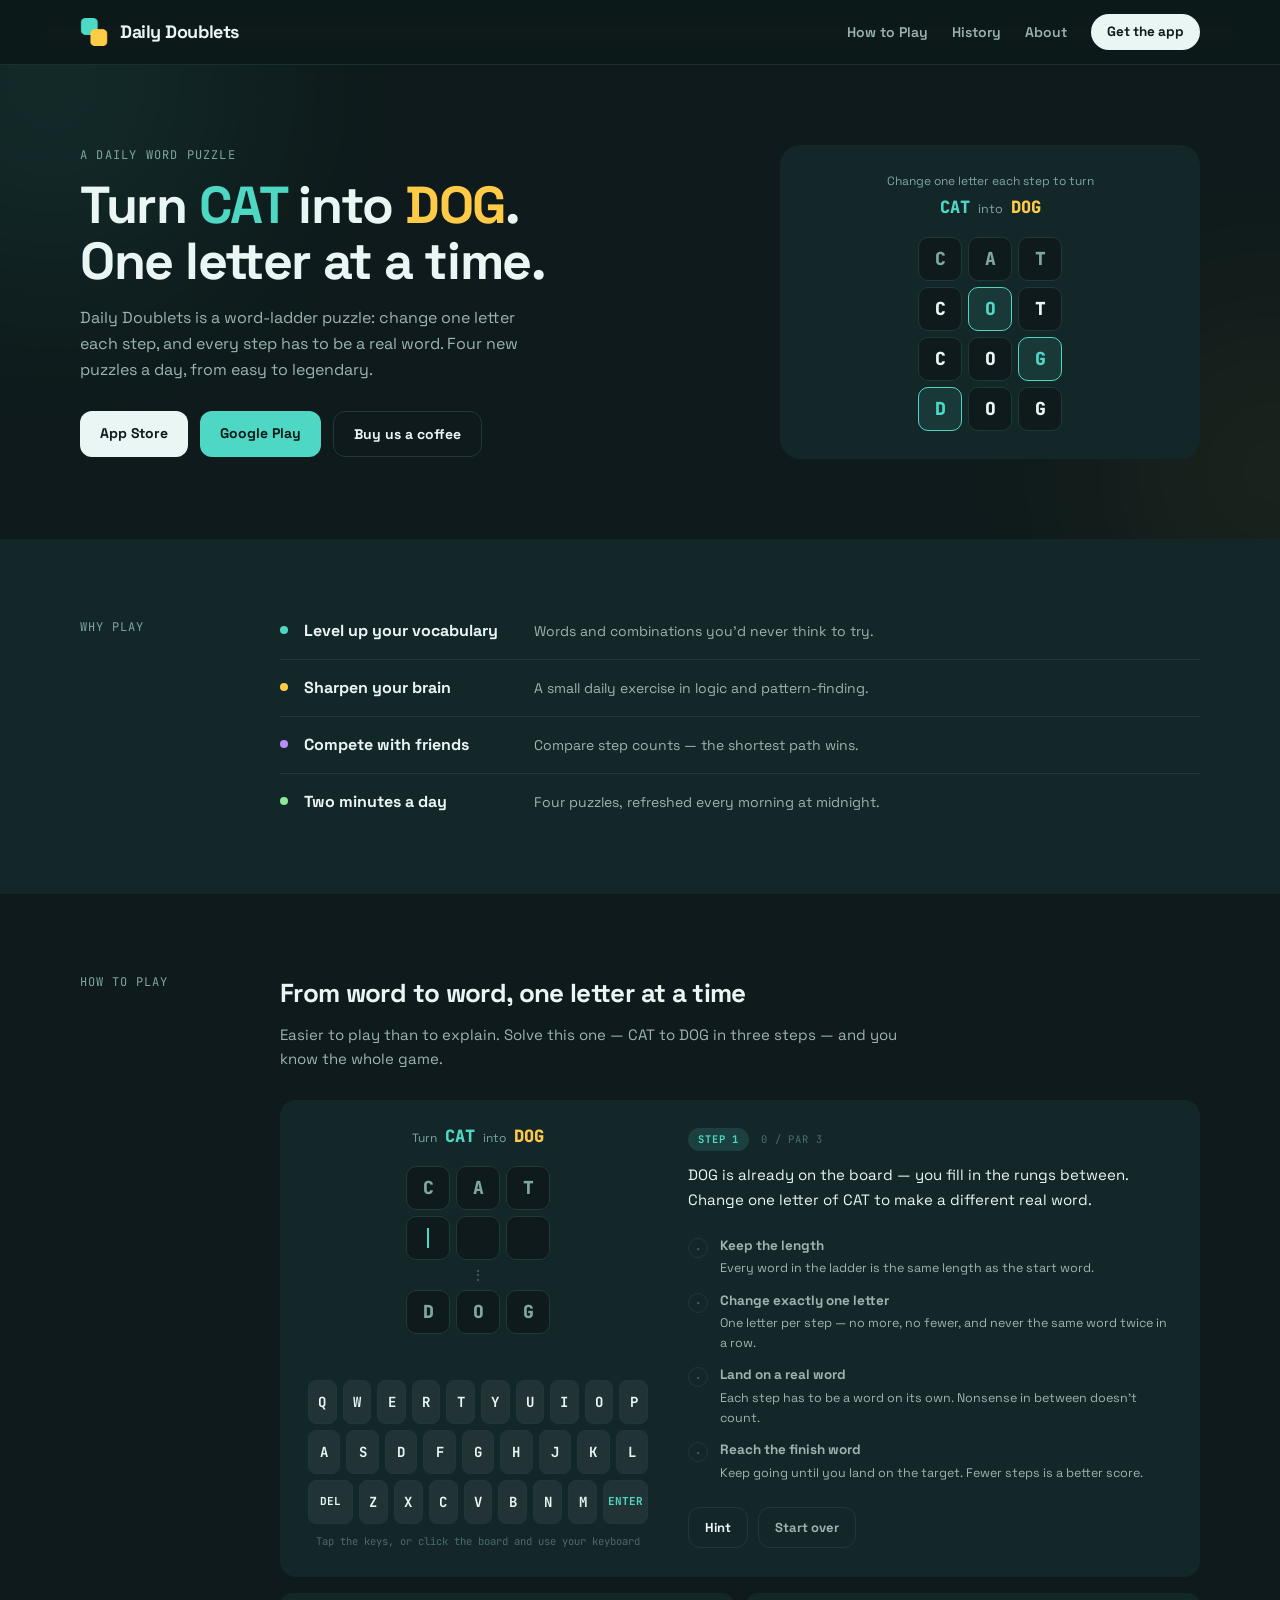
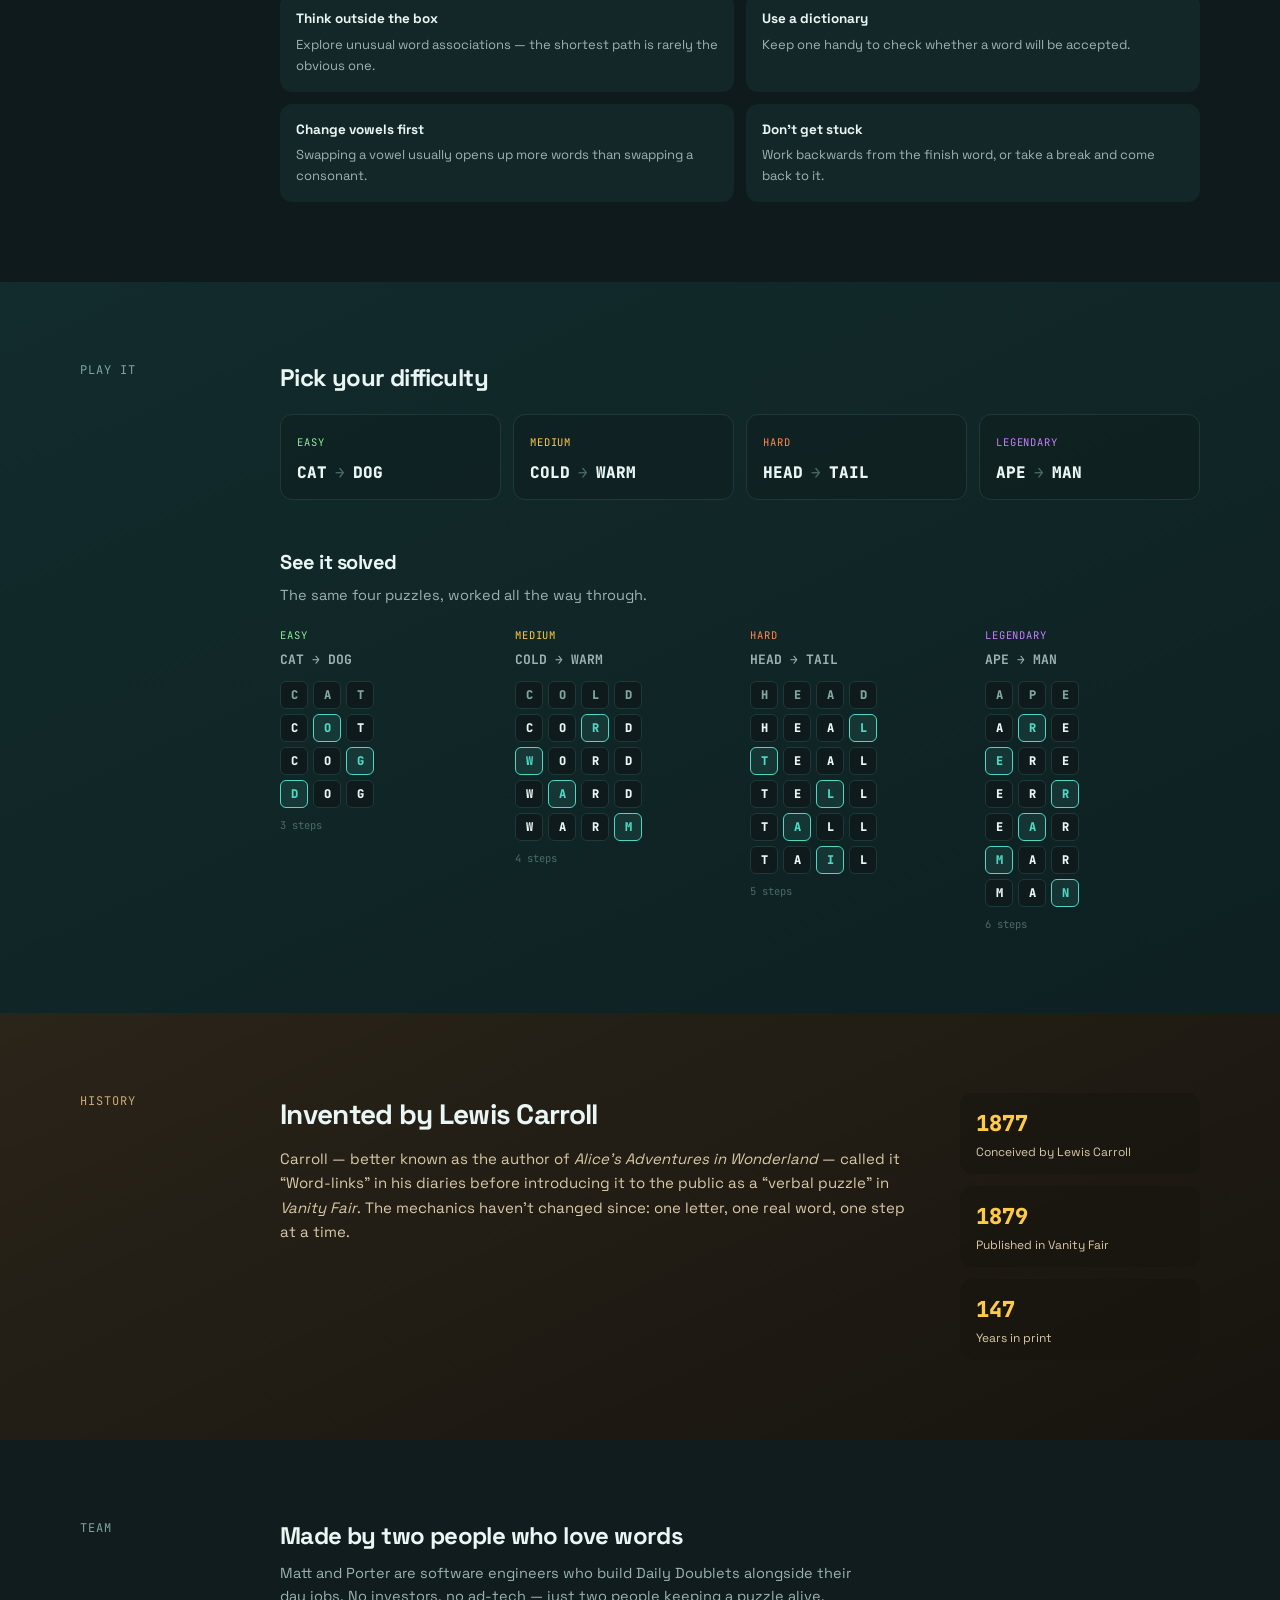
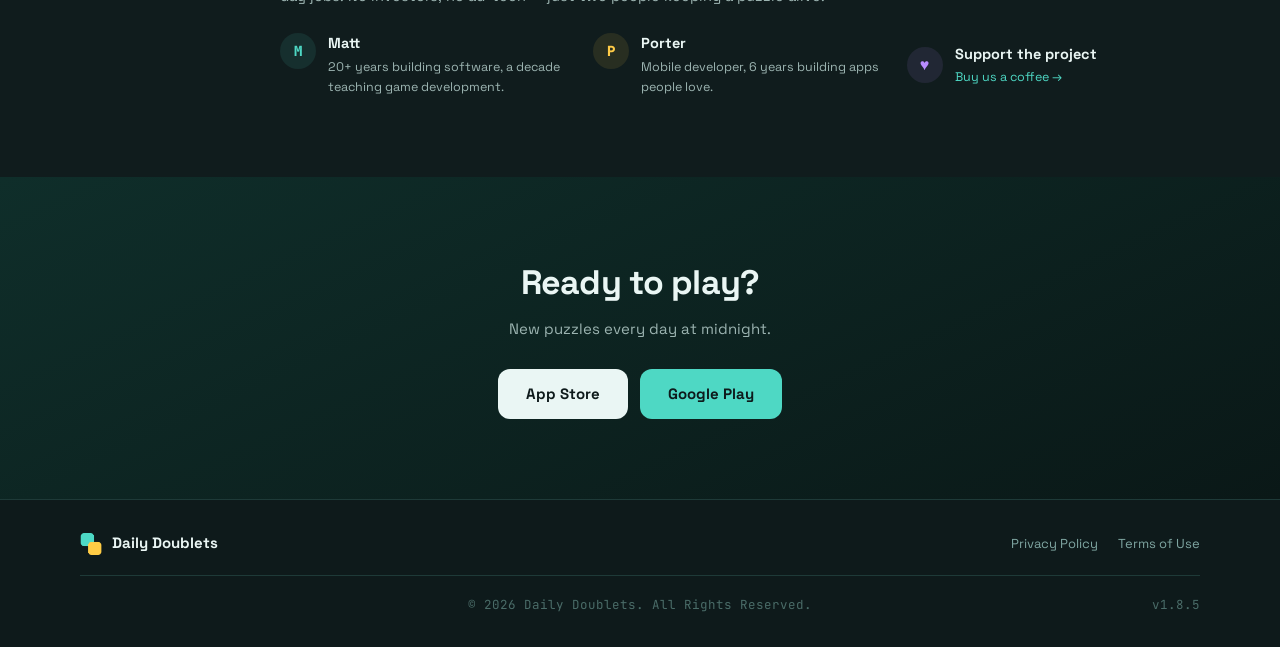
<file: index.html>
<!DOCTYPE html>
<html lang="en" class="bg-[#0E1A1B]">
  <head>
    <meta charset="UTF-8">
    <meta name="viewport" content="width=device-width, initial-scale=1.0">
    <meta name="theme-color" content="#0E1A1B">
    <meta name="description" content="Daily Doublets is a daily word-ladder puzzle: change one letter each step, and every step has to be a real word. Four new puzzles a day, from easy to legendary.">
    <meta name="author" content="Manley Studios LLC">
    <meta name="keywords" content="doublets, daily doublets, word game, word ladder, word links, word puzzle, brain games, Lewis Carroll">

    <meta property="og:type" content="website">
    <meta property="og:title" content="Daily Doublets — one letter at a time">
    <meta property="og:description" content="A daily word-ladder puzzle. Change one letter each step, and every step has to be a real word.">
    <meta property="og:url" content="https://www.doublets.fun">
    <meta name="twitter:card" content="summary">

    <link rel="icon" href="/favicon/favicon.ico">
    <!-- Modern browsers look for the sharp SVG first -->
    <link rel="icon" href="/favicon/favicon.svg" type="image/x-icon">

    <!-- Legacy fallback and Apple/Android icons from your ZIP bundle -->
    <link rel="icon" type="image/png" sizes="32x32" href="/favicon/favicon-32x32.png">
    <link rel="icon" type="image/png" sizes="16x16" href="/favicon/favicon-16x16.png">
    <link rel="apple-touch-icon" sizes="180x180" href="/favicon/apple-touch-icon.png">
    <link rel="manifest" href="/favicon/site.webmanifest">

    <link rel="preconnect" href="https://fonts.googleapis.com">
    <link rel="preconnect" href="https://fonts.gstatic.com" crossorigin>
    <link href="https://fonts.googleapis.com/css2?family=Space+Grotesk:wght@400;500;600;700&family=JetBrains+Mono:wght@500;700;800&display=swap" rel="stylesheet">

    <title>Daily Doublets</title>
    <script type="module" crossorigin src="/assets/index-Cm9VSm7t.js"></script>
    <link rel="stylesheet" crossorigin href="/assets/index-DbhtiZiF.css">
  </head>
  <body>
    <div id="app"></div>
  </body>
</html>
</file>
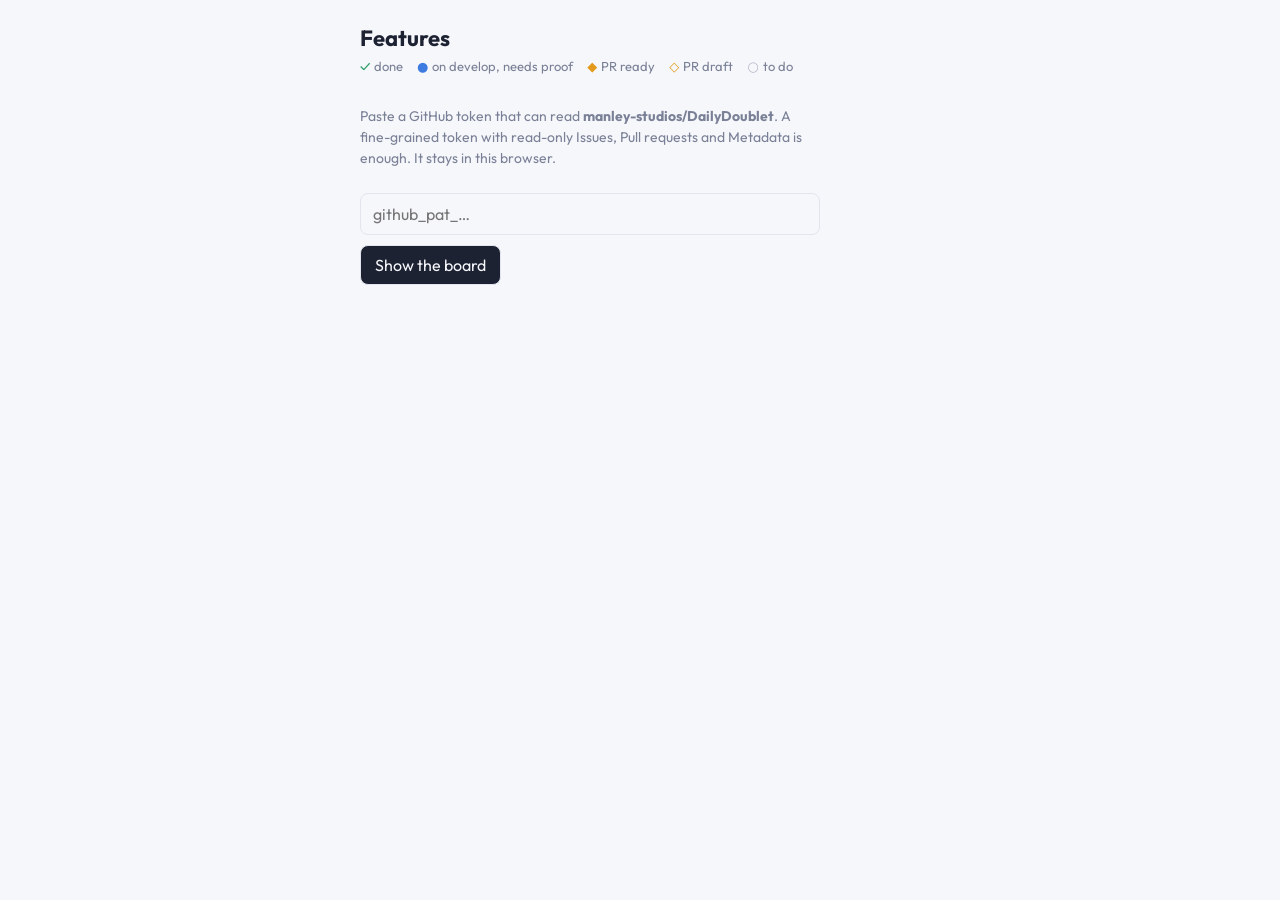
<file: board-38e8729c/index.html>
<!doctype html>
<html lang="en">
<head>
<meta charset="utf-8">
<meta name="viewport" content="width=device-width,initial-scale=1">
<meta name="robots" content="noindex,nofollow">
<meta name="referrer" content="no-referrer">
<title>Doublets Feature Board</title>
<link rel="stylesheet" href="https://fonts.googleapis.com/css2?family=Outfit:wght@500;700&family=JetBrains+Mono:wght@500&display=swap">
<style>
[hidden]{display:none!important}
html,body{margin:0}
/* One column of features, each a row of symbols (one per sub-issue) */
:root{--bg:#f6f7fb;--fg:#1d2233;--mute:#7a8197;--line:#e2e5ee;--done:#2f9e6a;--landed:#3d7be0;--pr:#e39a1c;--todo:#b4b9c8;--font:"Outfit",system-ui,sans-serif;--mono:"JetBrains Mono",ui-monospace,monospace}
@media (prefers-color-scheme:dark){:root:not([data-theme="light"]){--bg:#141722;--fg:#e8eaf2;--mute:#8a90a6;--line:#262b3a;--done:#4cc48b;--landed:#6a9cf0;--pr:#f0b44a;--todo:#4a5068;color-scheme:dark}}
:root[data-theme="dark"]{--bg:#141722;--fg:#e8eaf2;--mute:#8a90a6;--line:#262b3a;--done:#4cc48b;--landed:#6a9cf0;--pr:#f0b44a;--todo:#4a5068;color-scheme:dark}
body{background:var(--bg);color:var(--fg);font-family:var(--font);padding-left:max(16px,env(safe-area-inset-left,0px));padding-right:max(16px,env(safe-area-inset-right,0px));padding-block:24px 40px}
main{max-width:560px;margin:0 auto}
h1{font-size:22px;font-weight:700;margin:0 0 6px}
.key{display:flex;flex-wrap:wrap;gap:14px;color:var(--mute);font-size:13px;margin-bottom:8px}
.key b{font-weight:500;margin-right:4px}
h2{font-size:12px;letter-spacing:.12em;text-transform:uppercase;color:var(--mute);margin:26px 0 6px;font-weight:500}
.row{display:flex;flex-direction:column;gap:6px;padding:12px 0;border-bottom:1px solid var(--line)}.h{display:flex;justify-content:space-between;align-items:baseline;gap:12px}.x{color:var(--mute);font-size:13px}.chips{display:flex;flex-wrap:wrap;gap:5px}.chip{display:inline-flex;align-items:center;gap:4px;padding:2px 8px 2px 6px;border:1px solid var(--line);border-radius:999px;font-size:12px;color:var(--fg);text-decoration:none}.chip i{font-style:normal;font-size:13px}.chip.done{color:var(--mute)}.chip:focus-visible{outline:2px solid var(--landed)}
.n a,.n span{color:var(--fg);text-decoration:none;font-size:15px;font-weight:500}
.n a:hover{text-decoration:underline}
.dots{display:flex;flex-wrap:wrap;gap:4px;min-width:0}
.d,.wait{display:inline-grid;place-items:center;width:22px;height:22px;font-size:15px;text-decoration:none;border-radius:6px}
.d:focus-visible{outline:2px solid var(--landed)}
.done{color:var(--done)}.landed{color:var(--landed)}.pr,.building,.ready,.draft{color:var(--pr)}.todo{color:var(--todo)}.draft{color:var(--pr)}
.wait{color:var(--pr);font-weight:700}
.c{font-family:var(--mono);font-size:12px;color:var(--mute);font-variant-numeric:tabular-nums}

form{display:flex;flex-direction:column;gap:10px;margin:18px 0;max-width:460px}
input{font:inherit;padding:10px 12px;border:1px solid var(--line);border-radius:8px;background:transparent;color:var(--fg)}
button{font:inherit;padding:9px 14px;border-radius:8px;border:1px solid var(--line);background:var(--fg);color:var(--bg);cursor:pointer;align-self:flex-start}
button.ghost{background:transparent;color:var(--mute);padding:4px 0;border:0;text-decoration:underline}
.msg{color:var(--mute);font-size:14px;line-height:1.5}
.err{color:#d0453a}
</style>
</head>
<body>
<!--
  The feature board. Unlisted (not linked from the site, noindex) and holds no project data:
  everything is read live from GitHub in the viewer's browser, with a read-only token the viewer
  pastes once and that stays in this browser's localStorage. Without a token for the private
  repository it shows nothing.

  Grouping is automatic, from what GitHub already says:
    In flight    a sub-issue has an open PR, or is on develop awaiting proof (needs-tracking-pass)
    Started      some sub-issues are closed
    Not started  the rest
  A feature is any open issue typed Feature or with sub-issues; it drops off when it closes.
  Open issues with no parent and no sub-issues are Standalone.
-->
<main>
  <h1>Features</h1>
  <div class="key"><span><b class="done">✓</b>done</span><span><b class="landed">●</b>on develop, needs proof</span><span><b class="ready">◆</b>PR ready</span><span><b class="draft">◇</b>PR draft</span><span><b class="todo">○</b>to do</span></div>
  <form id="auth" hidden>
    <p class="msg">Paste a GitHub token that can read <b>manley-studios/DailyDoublet</b>. A fine-grained token with read-only Issues, Pull requests and Metadata is enough. It stays in this browser.</p>
    <input id="token" type="password" autocomplete="off" placeholder="github_pat_…" aria-label="GitHub token">
    <button type="submit">Show the board</button>
  </form>
  <p id="status" class="msg">Loading…</p>
  <div id="board"></div>
  <p class="x" id="foot" hidden></p>
</main>
<script>
const OWNER = 'manley-studios', REPO = 'DailyDoublet', API = `https://api.github.com/repos/${OWNER}/${REPO}`
const KEY = 'doublets-board-token'
const $ = id => document.getElementById(id)
const esc = s => String(s).replace(/[&<>"']/g, c => ({'&':'&amp;','<':'&lt;','>':'&gt;','"':'&quot;',"'":'&#39;'}[c]))
const store = { get() { try { return localStorage.getItem(KEY) } catch { return null } },
                set(v) { try { v ? localStorage.setItem(KEY, v) : localStorage.removeItem(KEY) } catch {} } }

async function gh(path, token) {
  const r = await fetch(path.startsWith('http') ? path : API + path, {
    headers: { Authorization: `Bearer ${token}`, Accept: 'application/vnd.github+json', 'X-GitHub-Api-Version': '2022-11-28' } })
  if (r.status === 401 || r.status === 403 || r.status === 404) throw Object.assign(new Error('auth'), { status: r.status })
  if (!r.ok) throw new Error(`GitHub answered ${r.status}`)
  return r.json()
}
async function pages(path, token) {
  const out = []
  for (let p = 1; ; p++) {
    const r = await gh(`${path}${path.includes('?') ? '&' : '?'}per_page=100&page=${p}`, token)
    out.push(...r); if (r.length < 100) return out
  }
}

const SYM = { done: '✓', landed: '●', ready: '◆', draft: '◇', todo: '○' }
const labels = i => i.labels.map(l => l.name)
function shortTitle(t, n = 34) { t = t.replace(/^[^\w#]+/u, '').split(' — ')[0]; return t.length <= n ? t : t.slice(0, n - 1).trimEnd() + '…' }
function featureName(t) { return shortTitle(t.split(/ — | · /)[0], 60) }
function phaseLabel(x) {
  const t = x.title, rest = t.includes(' — ') ? t.split(' — ').slice(1).join(' — ') : t
  const hits = [['iOS','iOS'],['Android','And'],['Service','Svc'],['Web','Web'],['roduction','Prod']]
    .map(([k, v]) => [rest.indexOf(k), v]).filter(([i]) => i >= 0).sort((a, b) => a[0] - b[0])
  if (hits.length) return hits[0][1]
  const m = t.match(/(P\d+[ab]?)\s+—/); return m ? m[1] : '#' + x.number
}

async function load(token) {
  $('status').textContent = 'Loading from GitHub…'
  const [issuesAll, prs] = await Promise.all([pages('/issues?state=open', token), pages('/pulls?state=open', token)])
  const inPR = new Map()
  for (const pr of prs) for (const m of (pr.body || '').matchAll(/^(?:Closes|Part of|Fixes|Resolves) #(\d+)/gm))
    if (!inPR.has(+m[1])) inPR.set(+m[1], pr)
  const issues = issuesAll.filter(i => !i.pull_request)
  const isFeature = i => (i.type && i.type.name === 'Feature') || (i.sub_issues_summary && i.sub_issues_summary.total)
  const features = issues.filter(isFeature).sort((a, b) => b.number - a.number)
  const standalone = issues.filter(i => !isFeature(i) && !i.parent_issue_url)
  const subsOf = await Promise.all(features.map(f => pages(`/issues/${f.number}/sub_issues`, token)))

  const status = x => x.state === 'closed' ? 'done'
    : inPR.has(x.number) ? (inPR.get(x.number).draft ? 'draft' : 'ready')
    : labels(x).includes('needs-tracking-pass') ? 'landed' : 'todo'
  const chip = (x, text) => {
    const st = status(x), pr = inPR.get(x.number)
    const href = pr && (st === 'draft' || st === 'ready') ? pr.html_url : x.html_url
    const tip = pr && href === pr.html_url ? `PR #${pr.number} (${pr.draft ? 'draft' : 'ready for review'}) · #${x.number} ${x.title}` : `#${x.number} ${x.title}`
    return `<a class="chip ${st}" href="${href}" title="${esc(tip)}"><i class="${st}">${SYM[st]}</i>${esc(text || phaseLabel(x))}</a>`
  }
  const tiers = { 'In flight': [], 'Started': [], 'Not started': [] }
  features.forEach((f, k) => {
    const subs = subsOf[k], sts = subs.map(status)
    const done = sts.filter(s => s === 'done' || s === 'landed').length
    const tier = sts.some(s => s === 'draft' || s === 'ready' || s === 'landed') || inPR.has(f.number) ? 'In flight'
      : sts.includes('done') ? 'Started' : 'Not started'
    let chips
    if (subs.length > 12) {
      const nd = sts.filter(s => s === 'done').length
      chips = (nd ? `<span class="chip done"><i class="done">✓</i>${nd} closed</span>` : '') + subs.filter((s, j) => sts[j] !== 'done').map(s => chip(s)).join('')
    } else chips = subs.map(s => chip(s)).join('') || '<span class="chip todo"><i class="todo">○</i>no phases yet</span>'
    tiers[tier].push(`<div class="row"><div class="h"><div class="n"><a href="${f.html_url}">${esc(featureName(f.title))}</a></div>${subs.length ? `<span class="c">${done}/${subs.length}</span>` : ''}</div><div class="chips">${chips}</div></div>`)
  })
  let html = ''
  for (const [name, rows] of Object.entries(tiers)) if (rows.length) html += `<h2>${name} · ${rows.length}</h2>` + rows.join('')
  if (standalone.length) {
    const groups = {}
    for (const i of standalone) {
      const k = (i.type && i.type.name) || (labels(i).includes('bug') ? 'Bug' : 'Other')
      ;(groups[{ Bug: 'Bugs', Task: 'Tasks' }[k] || 'Other'] ||= []).push(i)
    }
    html += `<h2>Standalone · ${standalone.length}</h2>`
    for (const g of ['Bugs', 'Tasks', 'Other']) if (groups[g])
      html += `<div class="row"><div class="h"><div class="n">${g}</div><span class="c">${groups[g].length}</span></div><div class="chips">${groups[g].map(i => chip(i, shortTitle(i.title))).join('')}</div></div>`
  }
  $('board').innerHTML = html
  $('status').hidden = true
  $('foot').hidden = false
  $('foot').innerHTML = `Live from GitHub, ${new Date().toLocaleString([], { dateStyle: 'medium', timeStyle: 'short' })}. Tap a chip to open its issue, or its PR when one is open. Count = done or on develop. <button class="ghost" id="forget" type="button">Forget my token</button>`
  $('forget').onclick = () => { store.set(null); location.reload() }
}

async function start() {
  const token = store.get()
  if (!token) { $('status').hidden = true; $('auth').hidden = false; return }
  try { await load(token) }
  catch (e) {
    if (e.status) { store.set(null); $('auth').hidden = false; $('status').hidden = false
      $('status').innerHTML = '<span class="err">That token can’t read the repository. Paste one that can.</span>' }
    else $('status').innerHTML = `<span class="err">Couldn’t reach GitHub (${esc(e.message)}). Reload to try again.</span>`
  }
}
$('auth').addEventListener('submit', e => {
  e.preventDefault(); const v = $('token').value.trim(); if (!v) return
  store.set(v); $('auth').hidden = true; $('status').hidden = false; start()
})
start()
</script>
</body>
</html>
</file>
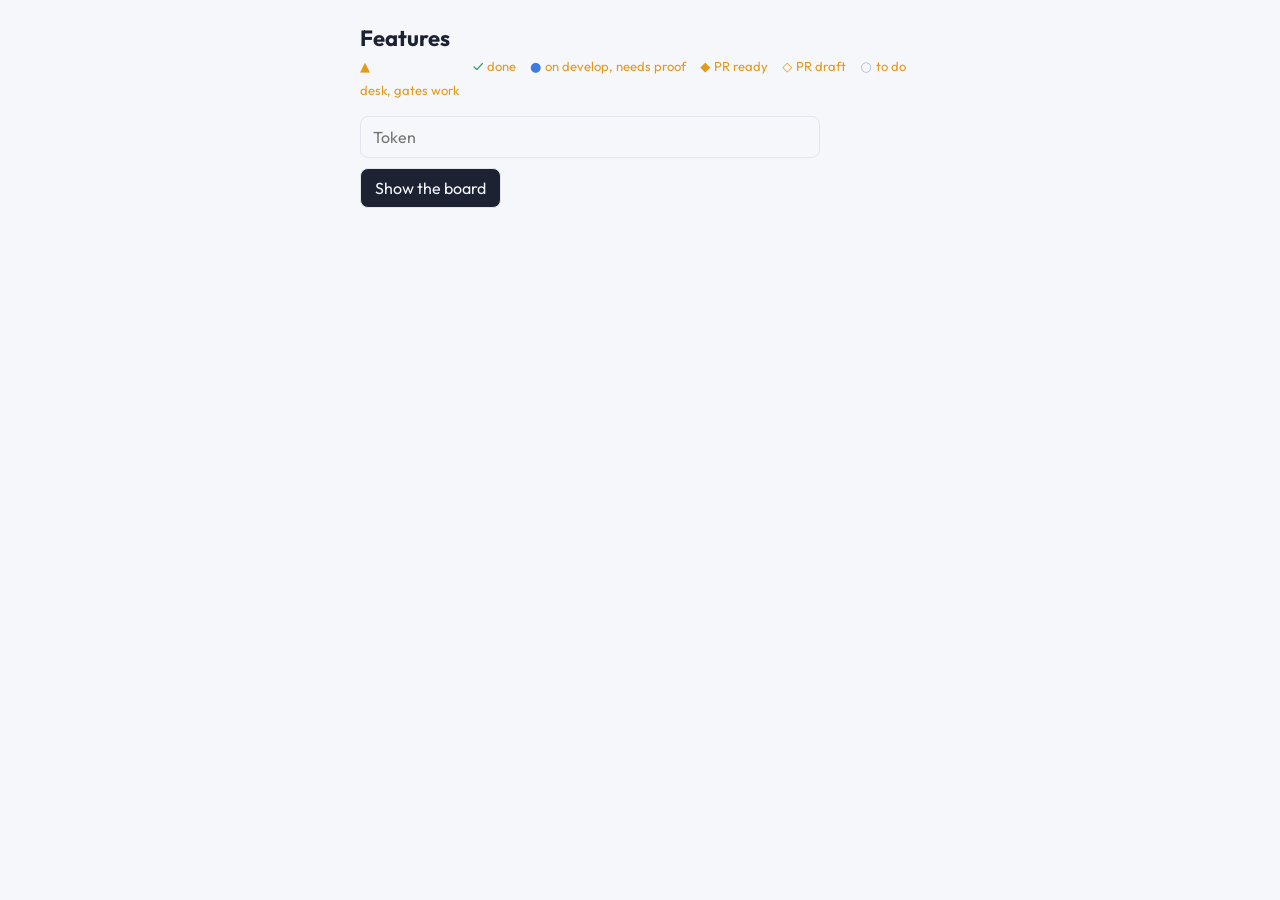
<file: board/index.html>
<!doctype html>
<html lang="en">
<head>
<meta charset="utf-8">
<meta name="viewport" content="width=device-width,initial-scale=1">
<meta name="robots" content="noindex,nofollow">
<meta name="referrer" content="no-referrer">
<title>Doublets Feature Board</title>
<link rel="stylesheet" href="https://fonts.googleapis.com/css2?family=Outfit:wght@500;700&family=JetBrains+Mono:wght@500&display=swap">
<style>
[hidden]{display:none!important}
html,body{margin:0}
/* One column of features, each a row of symbols (one per sub-issue) */
:root{--bg:#f6f7fb;--fg:#1d2233;--mute:#7a8197;--line:#e2e5ee;--done:#2f9e6a;--landed:#3d7be0;--pr:#e39a1c;--todo:#b4b9c8;--tagbg:#fcefd6;--tagfg:#8a5600;--branch:#1d2233;--branchfg:#f6f7fb;--rail:#d5d9e4;--font:"Outfit",system-ui,sans-serif;--mono:"JetBrains Mono",ui-monospace,monospace}
@media (prefers-color-scheme:dark){:root:not([data-theme="light"]){--bg:#141722;--fg:#e8eaf2;--mute:#8a90a6;--line:#262b3a;--done:#4cc48b;--landed:#6a9cf0;--pr:#f0b44a;--todo:#4a5068;--tagbg:#3a2e14;--tagfg:#f0c878;--branch:#e8eaf2;--branchfg:#141722;--rail:#343a4d;color-scheme:dark}}
:root[data-theme="dark"]{--bg:#141722;--fg:#e8eaf2;--mute:#8a90a6;--line:#262b3a;--done:#4cc48b;--landed:#6a9cf0;--pr:#f0b44a;--todo:#4a5068;--tagbg:#3a2e14;--tagfg:#f0c878;--branch:#e8eaf2;--branchfg:#141722;--rail:#343a4d;color-scheme:dark}
body{background:var(--bg);color:var(--fg);font-family:var(--font);padding-left:max(16px,env(safe-area-inset-left,0px));padding-right:max(16px,env(safe-area-inset-right,0px));padding-block:24px 40px}
main{max-width:560px;margin:0 auto}
h1{font-size:22px;font-weight:700;margin:0 0 6px}
.key{display:flex;flex-wrap:wrap;gap:14px;color:var(--mute);font-size:13px;margin-bottom:8px}
.key b{font-weight:500;margin-right:4px}
h2{font-size:12px;letter-spacing:.12em;text-transform:uppercase;color:var(--mute);margin:26px 0 6px;font-weight:500}
.row{display:flex;flex-direction:column;gap:6px;padding:12px 0;border-bottom:1px solid var(--line)}.h{display:flex;justify-content:space-between;align-items:baseline;gap:12px}.x{color:var(--mute);font-size:13px}.chips{display:flex;flex-wrap:wrap;gap:5px}.chip{display:inline-flex;align-items:center;gap:4px;padding:2px 8px 2px 6px;border:1px solid var(--line);border-radius:999px;font-size:12px;color:var(--fg);text-decoration:none}.chip i{font-style:normal;font-size:13px}.chip.done{color:var(--mute)}.chip:focus-visible{outline:2px solid var(--landed)}
.n a,.n span{color:var(--fg);text-decoration:none;font-size:15px;font-weight:500}
.n a:hover{text-decoration:underline}
.dots{display:flex;flex-wrap:wrap;gap:4px;min-width:0}
.d,.wait{display:inline-grid;place-items:center;width:22px;height:22px;font-size:15px;text-decoration:none;border-radius:6px}
.d:focus-visible{outline:2px solid var(--landed)}
.done{color:var(--done)}.landed{color:var(--landed)}.pr,.building,.ready,.draft{color:var(--pr)}.todo{color:var(--todo)}.draft{color:var(--pr)}
.wait{color:var(--pr);font-weight:700}
.c{font-family:var(--mono);font-size:12px;color:var(--mute);font-variant-numeric:tabular-nums}

form{display:flex;flex-direction:column;gap:10px;margin:18px 0;max-width:460px}
input{font:inherit;padding:10px 12px;border:1px solid var(--line);border-radius:8px;background:transparent;color:var(--fg)}
button{font:inherit;padding:9px 14px;border-radius:8px;border:1px solid var(--line);background:var(--fg);color:var(--bg);cursor:pointer;align-self:flex-start}
button.ghost{background:transparent;color:var(--mute);padding:4px 0;border:0;text-decoration:underline}
.msg{color:var(--mute);font-size:14px;line-height:1.5}
.err{color:#d0453a}
.chip.hot{border-color:var(--pr);background:var(--tagbg)}.key{color:var(--pr)}
.sub{color:var(--mute);font-size:13px;margin:0 0 8px}
.br{display:inline-flex;padding:3px 10px;border-radius:6px;background:var(--branch);color:var(--branchfg);font-family:var(--mono);font-size:12px}
.kids{margin-left:13px;border-left:2px solid var(--rail);padding-left:14px;display:flex;flex-direction:column}
.grp{display:flex;flex-direction:column;gap:2px;padding:8px 0 4px}
.gh{font-size:13px;color:var(--mute);margin:0 0 2px}
.p{display:flex;align-items:baseline;gap:8px;padding:3px 0;font-size:14px;line-height:20px;min-width:0}
.p .c{flex:none;width:44px;color:var(--mute);text-decoration:none}.p .c:hover{text-decoration:underline}
.p .t{min-width:0;white-space:nowrap;overflow:hidden;text-overflow:ellipsis}
.p .s{flex:none;width:14px;text-align:center}
.next{flex:none;padding:0 7px;border-radius:999px;background:var(--tagbg);color:var(--tagfg);font-size:12px;font-weight:500}
</style>
</head>
<body>
<!--
  The feature board. Unlisted (not linked from the site, noindex) and holds no project data:
  everything is read live from GitHub in the viewer's browser, with a read-only token the viewer
  pastes once and that stays in this browser's localStorage. Without a token for the private
  repository it shows nothing.

  Grouping is automatic, from what GitHub already says:
    In flight    a sub-issue has an open PR, or is on develop awaiting proof (needs-tracking-pass)
    Started      some sub-issues are closed
    Not started  the rest
  A feature is any open issue typed Feature or with sub-issues; it drops off when it closes.
  Open issues with no parent and no sub-issues are Standalone.

  Your desk lists every open issue or PR labelled desk-item (except the old #203 hub, which is
  no longer shown as a feature either), sorted by the "**Gates:**" line its body starts with:
    Gates work          the line names an issue or PR that is still open
    Ready when you are  it has a Gates line, and nothing it names is open
    No steps yet        it has no Gates line
  Desk items are left out of Standalone, so each shows once.

  Prod validation lists every open issue labelled prod-validation (except the old #801 hub,
  which is no longer shown as a feature either), split into those with a PR open or on develop
  and those still waiting on a release. A prod story is not a sub-issue of its feature, so this is
  the only place it shows, and a feature's row counts development only.

  Maintenance lists every open issue labelled maintenance: upkeep that keeps tech debt down and
  that no player sees. A maintenance feature gets its own row of phases, as in the tiers below, and
  is left out of those tiers; the other maintenance issues are chips, split into those on their own
  and those inside another feature. Maintenance issues are left out of Standalone, so each shows once.

  PR stacks draws every open PR under the branch it targets: main, then develop, then each
  stack in merge order, the top one merging first.
-->
<main>
  <h1>Features</h1>
  <div class="key"><span><b class="key">▲</b>desk, gates work</span><span><b class="done">✓</b>done</span><span><b class="landed">●</b>on develop, needs proof</span><span><b class="ready">◆</b>PR ready</span><span><b class="draft">◇</b>PR draft</span><span><b class="todo">○</b>to do</span></div>
  <form id="auth" hidden>
    <input id="token" type="password" autocomplete="off" placeholder="Token" aria-label="Token">
    <button type="submit">Show the board</button>
  </form>
  <p id="status" class="msg">Loading…</p>
  <div id="board"></div>
  <p class="x" id="foot" hidden></p>
</main>
<script>
const OWNER = 'manley-studios', REPO = 'DailyDoublet', API = `https://api.github.com/repos/${OWNER}/${REPO}`
const KEY = 'doublets-board-token'
const $ = id => document.getElementById(id)
const esc = s => String(s).replace(/[&<>"']/g, c => ({'&':'&amp;','<':'&lt;','>':'&gt;','"':'&quot;',"'":'&#39;'}[c]))
const store = { get() { try { return localStorage.getItem(KEY) } catch { return null } },
                set(v) { try { v ? localStorage.setItem(KEY, v) : localStorage.removeItem(KEY) } catch {} } }

async function gh(path, token) {
  const r = await fetch(path.startsWith('http') ? path : API + path, {
    headers: { Authorization: `Bearer ${token}`, Accept: 'application/vnd.github+json', 'X-GitHub-Api-Version': '2022-11-28' } })
  if (r.status === 401 || r.status === 403 || r.status === 404) throw Object.assign(new Error('auth'), { status: r.status })
  if (!r.ok) throw new Error(`error ${r.status}`)
  return r.json()
}
async function pages(path, token) {
  const out = []
  for (let p = 1; ; p++) {
    const r = await gh(`${path}${path.includes('?') ? '&' : '?'}per_page=100&page=${p}`, token)
    out.push(...r); if (r.length < 100) return out
  }
}

const SYM = { done: '✓', landed: '●', ready: '◆', draft: '◇', todo: '○' }
const labels = i => i.labels.map(l => l.name)
const DESK = 'desk-item', DESK_HUB = 203, PROD = 'prod-validation', PROD_HUB = 801, MAINT = 'maintenance'
function shortTitle(t, n = 34) { t = t.replace(/^[^\w#]+/u, '').split(' — ')[0]; return t.length <= n ? t : t.slice(0, n - 1).trimEnd() + '…' }
function featureName(t) { return shortTitle(t.split(/ — | · /)[0], 60) }
function phaseLabel(x) {
  const t = x.title, rest = t.includes(' — ') ? t.split(' — ').slice(1).join(' — ') : t
  const hits = [['iOS','iOS'],['Android','And'],['Service','Svc'],['Web','Web'],['roduction','Prod']]
    .map(([k, v]) => [rest.indexOf(k), v]).filter(([i]) => i >= 0).sort((a, b) => a[0] - b[0])
  if (hits.length) return hits[0][1]
  const m = t.match(/(P\d+[ab]?)\s+—/); return m ? m[1] : '#' + x.number
}

// Your desk: three rows of chips, sorted by the "**Gates:**" line each item's body starts with.
function desk(items, open, prs) {
  if (!items.length) return ''
  const isOpen = new Set(open.map(i => i.number)), prOf = new Map(prs.map(p => [p.number, p]))
  const rows = { 'Gates work': [], 'Ready when you are': [], 'No steps yet': [] }
  for (const i of items.sort((a, b) => b.number - a.number)) {
    const m = (i.body || '').match(/\*\*Gates:\*\*\s*([^\n]*?)(?:\s*·\s*\*\*|\n|$)/)
    const gates = m ? m[1].trim() : ''
    const live = [...gates.matchAll(/#(\d+)/g)].map(x => +x[1]).filter(n => isOpen.has(n) && n !== i.number)
    const row = !m ? 'No steps yet' : live.length ? 'Gates work' : 'Ready when you are'
    const pr = i.pull_request && prOf.get(i.number)
    const st = row === 'Gates work' ? 'key' : pr ? 'draft' : 'todo'
    const sym = row === 'Gates work' ? '▲' : pr ? (pr.draft ? SYM.draft : SYM.ready) : SYM.todo
    const tip = `${pr ? 'PR ' : ''}#${i.number} ${i.title}${gates ? ` · gates ${gates.replace(/\*/g, '')}` : ''}`
    rows[row].push(`<a class="chip${row === 'Gates work' ? ' hot' : ''}" href="${i.html_url}" title="${esc(tip)}"><i class="${st}">${sym}</i>${esc(shortTitle(i.title))}</a>`)
  }
  let html = `<h2>Your desk · ${items.length}</h2>`
  for (const [name, chips] of Object.entries(rows)) if (chips.length)
    html += `<div class="row"><div class="h"><div class="n"><span>${name}</span></div><span class="c">${chips.length}</span></div><div class="chips">${chips.join('')}</div></div>`
  return html
}

// Prod validation: every open prod story, named by its feature, in two rows.
function prodList(items, chip) {
  if (!items.length) return ''
  const rows = { 'In flight': [], 'Waiting on a release': [] }
  for (const i of items.sort((a, b) => b.number - a.number)) {
    const c = chip(i, featureName(i.title))
    ;(c.includes('class="chip todo"') ? rows['Waiting on a release'] : rows['In flight']).push(c)
  }
  let html = `<h2>Prod validation · ${items.length}</h2>`
  for (const [name, chips] of Object.entries(rows)) if (chips.length)
    html += `<div class="row"><div class="h"><div class="n"><span>${name}</span></div><span class="c">${chips.length}</span></div><div class="chips">${chips.join('')}</div></div>`
  return html
}

// Maintenance: n open maintenance issues, as maintenance features' rows of phases, then the loose ones.
function maintenance(n, rows, loose, inFeature, chip) {
  if (!n) return ''
  let html = `<h2>Maintenance · ${n}</h2>` + rows.join('')
  for (const [name, items] of [['On their own', loose], ['Inside other features', inFeature]]) if (items.length)
    html += `<div class="row"><div class="h"><div class="n"><span>${name}</span></div><span class="c">${items.length}</span></div><div class="chips">${items.sort((a, b) => b.number - a.number).map(i => chip(i, shortTitle(i.title))).join('')}</div></div>`
  return html
}

// PR stacks: every open PR under the branch it targets, each stack read top-down in merge order.
function stacks(prs) {
  if (!prs.length) return ''
  const heads = new Set(prs.map(p => p.head.ref)), kids = new Map()
  for (const p of prs) { const k = p.base.ref; kids.has(k) || kids.set(k, []); kids.get(k).push(p) }
  const sym = p => `<span class="s pr">${p.draft ? SYM.draft : SYM.ready}</span>`
  const node = (p, next) => `<div class="p">${sym(p)}<a class="c" href="${p.html_url}">#${p.number}</a><span class="t" title="${esc(p.title)}">${esc(p.title)}</span>${next ? '<span class="next">merges next</span>' : ''}</div>`
  // A chain follows single children; where a branch has several, they nest below it.
  const chain = p => { const out = [p]; let c; while ((c = kids.get(out[out.length - 1].head.ref) || []).length === 1) out.push(c[0]); return { prs: out, fork: c } }
  const group = start => {
    const { prs: ch, fork } = chain(start), ready = ch.filter(p => !p.draft).length
    const head = ch.length === 1 ? '' : `<p class="gh">${ch.length} PRs · ${ready} ready${ready && ch[0].draft ? ', waiting on the drafts above them' : ''}</p>`
    return `<div class="grp">${head}${ch.map((p, j) => node(p, j === 0 && ch.length > 1)).join('')}${fork.length ? `<div class="kids">${fork.map(group).join('')}</div>` : ''}</div>`
  }
  const branch = (name, label) => {
    const list = (kids.get(name) || []).slice(), html = []
    const stacked = list.filter(p => kids.has(p.head.ref)).sort((a, b) => chain(b).prs.length - chain(a).prs.length)
    const single = list.filter(p => !kids.has(p.head.ref))
    html.push(...stacked.map(group))
    if (single.length) html.push(`<div class="grp"><p class="gh">${label}</p>${single.map(p => node(p)).join('')}</div>`)
    return html.join('')
  }
  // Roots are branches no open PR produces: main, develop under it, and any other base.
  const others = [...kids.keys()].filter(b => !heads.has(b) && b !== 'main' && b !== 'develop').sort()
  const sub = [...['develop', ...others].filter(b => kids.has(b)).map(b => `<div class="grp"><div><span class="br">${esc(b)}</span></div><div class="kids">${branch(b, 'On their own')}</div></div>`)]
  return `<h2>PR stacks · ${prs.length} open</h2><p class="sub">Each PR sits under the branch it targets. Read down a stack in merge order: the top one merges first.</p>` +
    `<div><span class="br">main</span></div><div class="kids">${sub.join('')}${branch('main', 'Straight to main')}</div>`
}

async function load(token) {
  $('status').textContent = 'Loading…'
  const [issuesAll, prs] = await Promise.all([pages('/issues?state=open', token), pages('/pulls?state=open', token)])
  const inPR = new Map()
  for (const pr of prs) for (const m of (pr.body || '').matchAll(/^(?:Closes|Part of|Fixes|Resolves) #(\d+)/gm))
    if (!inPR.has(+m[1])) inPR.set(+m[1], pr)
  const issues = issuesAll.filter(i => !i.pull_request)
  const isFeature = i => (i.type && i.type.name === 'Feature') || (i.sub_issues_summary && i.sub_issues_summary.total)
  const onDesk = i => labels(i).includes(DESK)
  const onProd = i => labels(i).includes(PROD)
  const onMaint = i => labels(i).includes(MAINT)
  const features = issues.filter(i => isFeature(i) && i.number !== DESK_HUB && i.number !== PROD_HUB).sort((a, b) => b.number - a.number)
  const standalone = issues.filter(i => !isFeature(i) && !i.parent_issue_url && !onDesk(i) && !onProd(i) && !onMaint(i))
  const subsOf = await Promise.all(features.map(f => pages(`/issues/${f.number}/sub_issues`, token)))

  const status = x => x.state === 'closed' ? 'done'
    : inPR.has(x.number) ? (inPR.get(x.number).draft ? 'draft' : 'ready')
    : labels(x).includes('needs-tracking-pass') ? 'landed' : 'todo'
  const chip = (x, text) => {
    const st = status(x), pr = inPR.get(x.number)
    const href = pr && (st === 'draft' || st === 'ready') ? pr.html_url : x.html_url
    const tip = pr && href === pr.html_url ? `PR #${pr.number} (${pr.draft ? 'draft' : 'ready for review'}) · #${x.number} ${x.title}` : `#${x.number} ${x.title}`
    return `<a class="chip ${st}" href="${href}" title="${esc(tip)}"><i class="${st}">${SYM[st]}</i>${esc(text || phaseLabel(x))}</a>`
  }
  const tiers = { 'In flight': [], 'Started': [], 'Not started': [] }, maintRows = []
  features.forEach((f, k) => {
    const subs = subsOf[k], sts = subs.map(status)
    const done = sts.filter(s => s === 'done' || s === 'landed').length
    const tier = sts.some(s => s === 'draft' || s === 'ready' || s === 'landed') || inPR.has(f.number) ? 'In flight'
      : sts.includes('done') ? 'Started' : 'Not started'
    let chips
    if (subs.length > 12) {
      const nd = sts.filter(s => s === 'done').length
      chips = (nd ? `<span class="chip done"><i class="done">✓</i>${nd} closed</span>` : '') + subs.filter((s, j) => sts[j] !== 'done').map(s => chip(s)).join('')
    } else chips = subs.map(s => chip(s)).join('') || '<span class="chip todo"><i class="todo">○</i>no phases yet</span>'
    ;(onMaint(f) ? maintRows : tiers[tier]).push(`<div class="row"><div class="h"><div class="n"><a href="${f.html_url}">${esc(featureName(f.title))}</a></div>${subs.length ? `<span class="c">${done}/${subs.length}</span>` : ''}</div><div class="chips">${chips}</div></div>`)
  })
  // A maintenance phase already shows on its feature's row; one inside any other feature shows here too.
  const maintFeatures = new Set(features.filter(onMaint).map(f => String(f.number)))
  const parentOf = i => (i.parent_issue_url || '').split('/').pop()
  const maintIssues = issues.filter(i => onMaint(i) && !isFeature(i))
  const maintLoose = maintIssues.filter(i => !i.parent_issue_url)
  const maintInside = maintIssues.filter(i => i.parent_issue_url && !maintFeatures.has(parentOf(i)))
  let html = desk(issuesAll.filter(i => onDesk(i) && i.number !== DESK_HUB), issuesAll, prs)
    + prodList(issues.filter(i => onProd(i) && i.number !== PROD_HUB), chip)
    + maintenance(issues.filter(onMaint).length, maintRows, maintLoose, maintInside, chip)
    + stacks(prs)
  for (const [name, rows] of Object.entries(tiers)) if (rows.length) html += `<h2>${name} · ${rows.length}</h2>` + rows.join('')
  if (standalone.length) {
    const groups = {}
    for (const i of standalone) {
      const k = (i.type && i.type.name) || (labels(i).includes('bug') ? 'Bug' : 'Other')
      ;(groups[{ Bug: 'Bugs', Task: 'Tasks' }[k] || 'Other'] ||= []).push(i)
    }
    html += `<h2>Standalone · ${standalone.length}</h2>`
    for (const g of ['Bugs', 'Tasks', 'Other']) if (groups[g])
      html += `<div class="row"><div class="h"><div class="n">${g}</div><span class="c">${groups[g].length}</span></div><div class="chips">${groups[g].map(i => chip(i, shortTitle(i.title))).join('')}</div></div>`
  }
  $('board').innerHTML = html
  $('status').hidden = true
  $('foot').hidden = false
  $('foot').innerHTML = `Updated ${new Date().toLocaleString([], { dateStyle: 'medium', timeStyle: 'short' })}. Tap a chip to open its issue, or its PR when one is open. Count = done or on develop. <button class="ghost" id="forget" type="button">Forget my token</button>`
  $('forget').onclick = () => { store.set(null); location.reload() }
}

async function start() {
  const token = store.get()
  if (!token) { $('status').hidden = true; $('auth').hidden = false; return }
  try { await load(token) }
  catch (e) {
    if (e.status) { store.set(null); $('auth').hidden = false; $('status').hidden = false
      $('status').innerHTML = '<span class="err">That token didn’t work. Try another.</span>' }
    else $('status').innerHTML = `<span class="err">Couldn’t load the board (${esc(e.message)}). Reload to try again.</span>`
  }
}
$('auth').addEventListener('submit', e => {
  e.preventDefault(); const v = $('token').value.trim(); if (!v) return
  store.set(v); $('auth').hidden = true; $('status').hidden = false; start()
})
start()
</script>
</body>
</html>
</file>
<file: assets/index-DbhtiZiF.css>
*,:before,:after{--tw-border-spacing-x: 0;--tw-border-spacing-y: 0;--tw-translate-x: 0;--tw-translate-y: 0;--tw-rotate: 0;--tw-skew-x: 0;--tw-skew-y: 0;--tw-scale-x: 1;--tw-scale-y: 1;--tw-pan-x: ;--tw-pan-y: ;--tw-pinch-zoom: ;--tw-scroll-snap-strictness: proximity;--tw-gradient-from-position: ;--tw-gradient-via-position: ;--tw-gradient-to-position: ;--tw-ordinal: ;--tw-slashed-zero: ;--tw-numeric-figure: ;--tw-numeric-spacing: ;--tw-numeric-fraction: ;--tw-ring-inset: ;--tw-ring-offset-width: 0px;--tw-ring-offset-color: #fff;--tw-ring-color: rgb(59 130 246 / .5);--tw-ring-offset-shadow: 0 0 #0000;--tw-ring-shadow: 0 0 #0000;--tw-shadow: 0 0 #0000;--tw-shadow-colored: 0 0 #0000;--tw-blur: ;--tw-brightness: ;--tw-contrast: ;--tw-grayscale: ;--tw-hue-rotate: ;--tw-invert: ;--tw-saturate: ;--tw-sepia: ;--tw-drop-shadow: ;--tw-backdrop-blur: ;--tw-backdrop-brightness: ;--tw-backdrop-contrast: ;--tw-backdrop-grayscale: ;--tw-backdrop-hue-rotate: ;--tw-backdrop-invert: ;--tw-backdrop-opacity: ;--tw-backdrop-saturate: ;--tw-backdrop-sepia: ;--tw-contain-size: ;--tw-contain-layout: ;--tw-contain-paint: ;--tw-contain-style: }::backdrop{--tw-border-spacing-x: 0;--tw-border-spacing-y: 0;--tw-translate-x: 0;--tw-translate-y: 0;--tw-rotate: 0;--tw-skew-x: 0;--tw-skew-y: 0;--tw-scale-x: 1;--tw-scale-y: 1;--tw-pan-x: ;--tw-pan-y: ;--tw-pinch-zoom: ;--tw-scroll-snap-strictness: proximity;--tw-gradient-from-position: ;--tw-gradient-via-position: ;--tw-gradient-to-position: ;--tw-ordinal: ;--tw-slashed-zero: ;--tw-numeric-figure: ;--tw-numeric-spacing: ;--tw-numeric-fraction: ;--tw-ring-inset: ;--tw-ring-offset-width: 0px;--tw-ring-offset-color: #fff;--tw-ring-color: rgb(59 130 246 / .5);--tw-ring-offset-shadow: 0 0 #0000;--tw-ring-shadow: 0 0 #0000;--tw-shadow: 0 0 #0000;--tw-shadow-colored: 0 0 #0000;--tw-blur: ;--tw-brightness: ;--tw-contrast: ;--tw-grayscale: ;--tw-hue-rotate: ;--tw-invert: ;--tw-saturate: ;--tw-sepia: ;--tw-drop-shadow: ;--tw-backdrop-blur: ;--tw-backdrop-brightness: ;--tw-backdrop-contrast: ;--tw-backdrop-grayscale: ;--tw-backdrop-hue-rotate: ;--tw-backdrop-invert: ;--tw-backdrop-opacity: ;--tw-backdrop-saturate: ;--tw-backdrop-sepia: ;--tw-contain-size: ;--tw-contain-layout: ;--tw-contain-paint: ;--tw-contain-style: }*,:before,:after{box-sizing:border-box;border-width:0;border-style:solid;border-color:#e5e7eb}:before,:after{--tw-content: ""}html,:host{line-height:1.5;-webkit-text-size-adjust:100%;-moz-tab-size:4;-o-tab-size:4;tab-size:4;font-family:Space Grotesk,ui-sans-serif,system-ui,-apple-system,BlinkMacSystemFont,Segoe UI,sans-serif;font-feature-settings:normal;font-variation-settings:normal;-webkit-tap-highlight-color:transparent}body{margin:0;line-height:inherit}hr{height:0;color:inherit;border-top-width:1px}abbr:where([title]){-webkit-text-decoration:underline dotted;text-decoration:underline dotted}h1,h2,h3,h4,h5,h6{font-size:inherit;font-weight:inherit}a{color:inherit;text-decoration:inherit}b,strong{font-weight:bolder}code,kbd,samp,pre{font-family:JetBrains Mono,ui-monospace,SFMono-Regular,Menlo,monospace;font-feature-settings:normal;font-variation-settings:normal;font-size:1em}small{font-size:80%}sub,sup{font-size:75%;line-height:0;position:relative;vertical-align:baseline}sub{bottom:-.25em}sup{top:-.5em}table{text-indent:0;border-color:inherit;border-collapse:collapse}button,input,optgroup,select,textarea{font-family:inherit;font-feature-settings:inherit;font-variation-settings:inherit;font-size:100%;font-weight:inherit;line-height:inherit;letter-spacing:inherit;color:inherit;margin:0;padding:0}button,select{text-transform:none}button,input:where([type=button]),input:where([type=reset]),input:where([type=submit]){-webkit-appearance:button;background-color:transparent;background-image:none}:-moz-focusring{outline:auto}:-moz-ui-invalid{box-shadow:none}progress{vertical-align:baseline}::-webkit-inner-spin-button,::-webkit-outer-spin-button{height:auto}[type=search]{-webkit-appearance:textfield;outline-offset:-2px}::-webkit-search-decoration{-webkit-appearance:none}::-webkit-file-upload-button{-webkit-appearance:button;font:inherit}summary{display:list-item}blockquote,dl,dd,h1,h2,h3,h4,h5,h6,hr,figure,p,pre{margin:0}fieldset{margin:0;padding:0}legend{padding:0}ol,ul,menu{list-style:none;margin:0;padding:0}dialog{padding:0}textarea{resize:vertical}input::-moz-placeholder,textarea::-moz-placeholder{opacity:1;color:#9ca3af}input::placeholder,textarea::placeholder{opacity:1;color:#9ca3af}button,[role=button]{cursor:pointer}:disabled{cursor:default}img,svg,video,canvas,audio,iframe,embed,object{display:block;vertical-align:middle}img,video{max-width:100%;height:auto}[hidden]:where(:not([hidden=until-found])){display:none}:root{color-scheme:dark}html{scroll-behavior:smooth;scroll-padding-top:88px;-webkit-text-size-adjust:100%}body{--tw-bg-opacity: 1;background-color:rgb(14 26 27 / var(--tw-bg-opacity, 1));font-family:Space Grotesk,ui-sans-serif,system-ui,-apple-system,BlinkMacSystemFont,Segoe UI,sans-serif;--tw-text-opacity: 1;color:rgb(234 246 244 / var(--tw-text-opacity, 1));-webkit-font-smoothing:antialiased;-moz-osx-font-smoothing:grayscale}::-moz-selection{background:#4ed8c440}::selection{background:#4ed8c440}:focus-visible{outline:2px solid transparent;outline-offset:2px;--tw-ring-offset-shadow: var(--tw-ring-inset) 0 0 0 var(--tw-ring-offset-width) var(--tw-ring-offset-color);--tw-ring-shadow: var(--tw-ring-inset) 0 0 0 calc(2px + var(--tw-ring-offset-width)) var(--tw-ring-color);box-shadow:var(--tw-ring-offset-shadow),var(--tw-ring-shadow),var(--tw-shadow, 0 0 #0000);--tw-ring-opacity: 1;--tw-ring-color: rgb(78 216 196 / var(--tw-ring-opacity, 1));--tw-ring-offset-width: 2px;--tw-ring-offset-color: #0E1A1B;border-radius:6px}.legal h2{margin-bottom:.625rem;margin-top:2.5rem;font-size:1.25rem;line-height:1.75rem;font-weight:700;--tw-text-opacity: 1;color:rgb(234 246 244 / var(--tw-text-opacity, 1))}.legal h3{margin-bottom:.5rem;margin-top:2.25rem;font-size:17px;font-weight:700;--tw-text-opacity: 1;color:rgb(234 246 244 / var(--tw-text-opacity, 1))}.legal p{margin-bottom:1rem;font-size:15px;line-height:1.75;--tw-text-opacity: 1;color:rgb(156 180 177 / var(--tw-text-opacity, 1))}.legal ul{margin-bottom:1.25rem;list-style-type:disc}.legal ul>:not([hidden])~:not([hidden]){--tw-space-y-reverse: 0;margin-top:calc(.375rem * calc(1 - var(--tw-space-y-reverse)));margin-bottom:calc(.375rem * var(--tw-space-y-reverse))}.legal ul{padding-left:1.25rem;font-size:15px;line-height:1.75;--tw-text-opacity: 1;color:rgb(156 180 177 / var(--tw-text-opacity, 1))}.legal ul *::marker{color:#4a6c68}.legal ul::marker{color:#4a6c68}.legal ol{margin-bottom:1.25rem;list-style-type:decimal}.legal ol>:not([hidden])~:not([hidden]){--tw-space-y-reverse: 0;margin-top:calc(.375rem * calc(1 - var(--tw-space-y-reverse)));margin-bottom:calc(.375rem * var(--tw-space-y-reverse))}.legal ol{padding-left:1.25rem;font-size:15px;line-height:1.75;--tw-text-opacity: 1;color:rgb(156 180 177 / var(--tw-text-opacity, 1))}.legal ol *::marker{color:#4a6c68}.legal ol::marker{color:#4a6c68}.legal strong{font-weight:600;--tw-text-opacity: 1;color:rgb(234 246 244 / var(--tw-text-opacity, 1))}.legal a{font-weight:600;--tw-text-opacity: 1;color:rgb(78 216 196 / var(--tw-text-opacity, 1));text-decoration-line:underline;text-decoration-color:#4ed8c466;text-underline-offset:2px;transition-property:color,background-color,border-color,text-decoration-color,fill,stroke,opacity,box-shadow,transform,filter,-webkit-backdrop-filter;transition-property:color,background-color,border-color,text-decoration-color,fill,stroke,opacity,box-shadow,transform,filter,backdrop-filter;transition-property:color,background-color,border-color,text-decoration-color,fill,stroke,opacity,box-shadow,transform,filter,backdrop-filter,-webkit-backdrop-filter;transition-timing-function:cubic-bezier(.4,0,.2,1);transition-duration:.15s}.legal a:hover{text-decoration-color:#4ed8c4}.legal em,.legal i{font-style:italic}.sr-only{position:absolute;width:1px;height:1px;padding:0;margin:-1px;overflow:hidden;clip:rect(0,0,0,0);white-space:nowrap;border-width:0}.pointer-events-none{pointer-events:none}.visible{visibility:visible}.static{position:static}.fixed{position:fixed}.absolute{position:absolute}.relative{position:relative}.sticky{position:sticky}.-left-32{left:-8rem}.-right-36{right:-9rem}.-top-40{top:-10rem}.top-0{top:0}.top-64{top:16rem}.z-50{z-index:50}.-mx-2{margin-left:-.5rem;margin-right:-.5rem}.mx-auto{margin-left:auto;margin-right:auto}.my-0\.5{margin-top:.125rem;margin-bottom:.125rem}.my-5{margin-top:1.25rem;margin-bottom:1.25rem}.mb-2{margin-bottom:.5rem}.mb-3{margin-bottom:.75rem}.mb-4{margin-bottom:1rem}.mt-0\.5{margin-top:.125rem}.mt-1{margin-top:.25rem}.mt-1\.5{margin-top:.375rem}.mt-10{margin-top:2.5rem}.mt-12{margin-top:3rem}.mt-2{margin-top:.5rem}.mt-2\.5{margin-top:.625rem}.mt-3{margin-top:.75rem}.mt-3\.5{margin-top:.875rem}.mt-4{margin-top:1rem}.mt-5{margin-top:1.25rem}.mt-6{margin-top:1.5rem}.mt-7{margin-top:1.75rem}.mt-8{margin-top:2rem}.mt-9{margin-top:2.25rem}.mt-\[7px\]{margin-top:7px}.block{display:block}.inline-block{display:inline-block}.flex{display:flex}.grid{display:grid}.hidden{display:none}.h-10{height:2.5rem}.h-11{height:2.75rem}.h-2{height:.5rem}.h-5{height:1.25rem}.h-7{height:1.75rem}.h-9{height:2.25rem}.h-\[300px\]{height:300px}.h-\[360px\]{height:360px}.min-h-\[18px\]{min-height:18px}.min-h-screen{min-height:100vh}.w-0\.5{width:.125rem}.w-10{width:2.5rem}.w-11{width:2.75rem}.w-2{width:.5rem}.w-5{width:1.25rem}.w-7{width:1.75rem}.w-9{width:2.25rem}.w-\[0\.4em\]{width:.4em}.w-\[300px\]{width:300px}.w-\[360px\]{width:360px}.w-full{width:100%}.min-w-0{min-width:0px}.max-w-\[420px\]{max-width:420px}.max-w-\[460px\]{max-width:460px}.max-w-\[560px\]{max-width:560px}.max-w-\[900px\]{max-width:900px}.max-w-prose{max-width:65ch}.max-w-site{max-width:1160px}.flex-1{flex:1 1 0%}.flex-\[1\.6\]{flex:1.6}.shrink-0{flex-shrink:0}.transform{transform:translate(var(--tw-translate-x),var(--tw-translate-y)) rotate(var(--tw-rotate)) skew(var(--tw-skew-x)) skewY(var(--tw-skew-y)) scaleX(var(--tw-scale-x)) scaleY(var(--tw-scale-y))}.select-all{-webkit-user-select:all;-moz-user-select:all;user-select:all}.scroll-mt-24{scroll-margin-top:6rem}.grid-cols-2{grid-template-columns:repeat(2,minmax(0,1fr))}.flex-col{flex-direction:column}.flex-wrap{flex-wrap:wrap}.items-start{align-items:flex-start}.items-center{align-items:center}.items-baseline{align-items:baseline}.justify-start{justify-content:flex-start}.justify-center{justify-content:center}.justify-between{justify-content:space-between}.gap-1{gap:.25rem}.gap-1\.5{gap:.375rem}.gap-10{gap:2.5rem}.gap-2{gap:.5rem}.gap-2\.5{gap:.625rem}.gap-3{gap:.75rem}.gap-4{gap:1rem}.gap-5{gap:1.25rem}.gap-6{gap:1.5rem}.gap-7{gap:1.75rem}.gap-8{gap:2rem}.gap-\[5px\]{gap:5px}.space-y-4>:not([hidden])~:not([hidden]){--tw-space-y-reverse: 0;margin-top:calc(1rem * calc(1 - var(--tw-space-y-reverse)));margin-bottom:calc(1rem * var(--tw-space-y-reverse))}.overflow-hidden{overflow:hidden}.whitespace-nowrap{white-space:nowrap}.rounded-2xl{border-radius:1rem}.rounded-\[10px\]{border-radius:10px}.rounded-\[20px\]{border-radius:20px}.rounded-full{border-radius:9999px}.rounded-lg{border-radius:.5rem}.rounded-md{border-radius:.375rem}.rounded-xl{border-radius:.75rem}.border{border-width:1px}.border-b{border-bottom-width:1px}.border-l-2{border-left-width:2px}.border-t{border-top-width:1px}.border-danger{--tw-border-opacity: 1;border-color:rgb(255 111 94 / var(--tw-border-opacity, 1))}.border-easy{--tw-border-opacity: 1;border-color:rgb(140 233 154 / var(--tw-border-opacity, 1))}.border-line{--tw-border-opacity: 1;border-color:rgb(30 58 56 / var(--tw-border-opacity, 1))}.border-line\/50{border-color:#1e3a3880}.border-line\/70{border-color:#1e3a38b3}.border-teal{--tw-border-opacity: 1;border-color:rgb(78 216 196 / var(--tw-border-opacity, 1))}.bg-\[\#0E1A1B\]{--tw-bg-opacity: 1;background-color:rgb(14 26 27 / var(--tw-bg-opacity, 1))}.bg-amber{--tw-bg-opacity: 1;background-color:rgb(255 203 71 / var(--tw-bg-opacity, 1))}.bg-amber\/10{background-color:#ffcb471a}.bg-chalk{--tw-bg-opacity: 1;background-color:rgb(234 246 244 / var(--tw-bg-opacity, 1))}.bg-danger{--tw-bg-opacity: 1;background-color:rgb(255 111 94 / var(--tw-bg-opacity, 1))}.bg-danger\/10{background-color:#ff6f5e1a}.bg-danger\/15{background-color:#ff6f5e26}.bg-easy{--tw-bg-opacity: 1;background-color:rgb(140 233 154 / var(--tw-bg-opacity, 1))}.bg-easy\/15{background-color:#8ce99a26}.bg-ink{--tw-bg-opacity: 1;background-color:rgb(14 26 27 / var(--tw-bg-opacity, 1))}.bg-ink-raised{--tw-bg-opacity: 1;background-color:rgb(16 28 29 / var(--tw-bg-opacity, 1))}.bg-ink\/40{background-color:#0e1a1b66}.bg-ink\/85{background-color:#0e1a1bd9}.bg-ink\/95{background-color:#0e1a1bf2}.bg-plum{--tw-bg-opacity: 1;background-color:rgb(185 140 255 / var(--tw-bg-opacity, 1))}.bg-plum\/10{background-color:#b98cff1a}.bg-sepia-deep\/50{background-color:#17140f80}.bg-surface{--tw-bg-opacity: 1;background-color:rgb(19 38 40 / var(--tw-bg-opacity, 1))}.bg-teal{--tw-bg-opacity: 1;background-color:rgb(78 216 196 / var(--tw-bg-opacity, 1))}.bg-teal\/10{background-color:#4ed8c41a}.bg-teal\/15{background-color:#4ed8c426}.bg-white\/\[0\.06\]{background-color:#ffffff0f}.bg-band-cta{background-image:linear-gradient(155deg,#0f2e2a,#0a1817)}.bg-band-history{background-image:linear-gradient(155deg,#2a2419,#17140f)}.bg-band-play{background-image:linear-gradient(155deg,#122b2c,#0e2021)}.p-5{padding:1.25rem}.px-2{padding-left:.5rem;padding-right:.5rem}.px-2\.5{padding-left:.625rem;padding-right:.625rem}.px-4{padding-left:1rem;padding-right:1rem}.px-5{padding-left:1.25rem;padding-right:1.25rem}.px-6{padding-left:1.5rem;padding-right:1.5rem}.px-7{padding-left:1.75rem;padding-right:1.75rem}.py-1{padding-top:.25rem;padding-bottom:.25rem}.py-1\.5{padding-top:.375rem;padding-bottom:.375rem}.py-12{padding-top:3rem;padding-bottom:3rem}.py-14{padding-top:3.5rem;padding-bottom:3.5rem}.py-16{padding-top:4rem;padding-bottom:4rem}.py-2{padding-top:.5rem;padding-bottom:.5rem}.py-2\.5{padding-top:.625rem;padding-bottom:.625rem}.py-20{padding-top:5rem;padding-bottom:5rem}.py-3{padding-top:.75rem;padding-bottom:.75rem}.py-3\.5{padding-top:.875rem;padding-bottom:.875rem}.py-4{padding-top:1rem;padding-bottom:1rem}.py-7{padding-top:1.75rem;padding-bottom:1.75rem}.py-8{padding-top:2rem;padding-bottom:2rem}.pb-5{padding-bottom:1.25rem}.pl-4{padding-left:1rem}.pt-2{padding-top:.5rem}.text-left{text-align:left}.text-center{text-align:center}.font-mono{font-family:JetBrains Mono,ui-monospace,SFMono-Regular,Menlo,monospace}.text-2xl{font-size:1.5rem;line-height:2rem}.text-\[10\.5px\]{font-size:10.5px}.text-\[10px\]{font-size:10px}.text-\[11px\]{font-size:11px}.text-\[12\.5px\]{font-size:12.5px}.text-\[12px\]{font-size:12px}.text-\[13\.5px\]{font-size:13.5px}.text-\[13px\]{font-size:13px}.text-\[14\.5px\]{font-size:14.5px}.text-\[15px\]{font-size:15px}.text-\[17px\]{font-size:17px}.text-\[22px\]{font-size:22px}.text-\[26px\]{font-size:26px}.text-\[28px\]{font-size:28px}.text-\[clamp\(1\.75rem\,5vw\,2\.125rem\)\]{font-size:clamp(1.75rem,5vw,2.125rem)}.text-\[clamp\(1\.75rem\,6vw\,2\.5rem\)\]{font-size:clamp(1.75rem,6vw,2.5rem)}.text-\[clamp\(2\.25rem\,7vw\,3\.25rem\)\]{font-size:clamp(2.25rem,7vw,3.25rem)}.text-\[clamp\(2rem\,11vw\,3\.25rem\)\]{font-size:clamp(2rem,11vw,3.25rem)}.text-base{font-size:1rem;line-height:1.5rem}.text-lg{font-size:1.125rem;line-height:1.75rem}.text-sm{font-size:.875rem;line-height:1.25rem}.text-xl{font-size:1.25rem;line-height:1.75rem}.text-xs{font-size:.75rem;line-height:1rem}.font-bold{font-weight:700}.font-extrabold{font-weight:800}.font-semibold{font-weight:600}.uppercase{text-transform:uppercase}.leading-\[1\.08\]{line-height:1.08}.leading-\[1\.7\]{line-height:1.7}.leading-none{line-height:1}.leading-relaxed{line-height:1.625}.tracking-\[0\.06em\]{letter-spacing:.06em}.tracking-\[0\.12em\]{letter-spacing:.12em}.tracking-\[0\.1em\]{letter-spacing:.1em}.tracking-\[2px\]{letter-spacing:2px}.tracking-eyebrow{letter-spacing:.08em}.tracking-tight{letter-spacing:-.025em}.text-amber{--tw-text-opacity: 1;color:rgb(255 203 71 / var(--tw-text-opacity, 1))}.text-chalk{--tw-text-opacity: 1;color:rgb(234 246 244 / var(--tw-text-opacity, 1))}.text-danger{--tw-text-opacity: 1;color:rgb(255 111 94 / var(--tw-text-opacity, 1))}.text-easy{--tw-text-opacity: 1;color:rgb(140 233 154 / var(--tw-text-opacity, 1))}.text-faint{--tw-text-opacity: 1;color:rgb(74 108 104 / var(--tw-text-opacity, 1))}.text-hard{--tw-text-opacity: 1;color:rgb(255 138 75 / var(--tw-text-opacity, 1))}.text-ink{--tw-text-opacity: 1;color:rgb(14 26 27 / var(--tw-text-opacity, 1))}.text-legendary{--tw-text-opacity: 1;color:rgb(199 125 255 / var(--tw-text-opacity, 1))}.text-medium{--tw-text-opacity: 1;color:rgb(255 203 71 / var(--tw-text-opacity, 1))}.text-muted{--tw-text-opacity: 1;color:rgb(156 180 177 / var(--tw-text-opacity, 1))}.text-plum{--tw-text-opacity: 1;color:rgb(185 140 255 / var(--tw-text-opacity, 1))}.text-sepia{--tw-text-opacity: 1;color:rgb(201 168 118 / var(--tw-text-opacity, 1))}.text-sepia-text{--tw-text-opacity: 1;color:rgb(217 201 168 / var(--tw-text-opacity, 1))}.text-soft{--tw-text-opacity: 1;color:rgb(127 166 162 / var(--tw-text-opacity, 1))}.text-teal{--tw-text-opacity: 1;color:rgb(78 216 196 / var(--tw-text-opacity, 1))}.opacity-10{opacity:.1}.opacity-\[0\.07\]{opacity:.07}.outline-none{outline:2px solid transparent;outline-offset:2px}.outline{outline-style:solid}.ring{--tw-ring-offset-shadow: var(--tw-ring-inset) 0 0 0 var(--tw-ring-offset-width) var(--tw-ring-offset-color);--tw-ring-shadow: var(--tw-ring-inset) 0 0 0 calc(3px + var(--tw-ring-offset-width)) var(--tw-ring-color);box-shadow:var(--tw-ring-offset-shadow),var(--tw-ring-shadow),var(--tw-shadow, 0 0 #0000)}.blur-\[110px\]{--tw-blur: blur(110px);filter:var(--tw-blur) var(--tw-brightness) var(--tw-contrast) var(--tw-grayscale) var(--tw-hue-rotate) var(--tw-invert) var(--tw-saturate) var(--tw-sepia) var(--tw-drop-shadow)}.filter{filter:var(--tw-blur) var(--tw-brightness) var(--tw-contrast) var(--tw-grayscale) var(--tw-hue-rotate) var(--tw-invert) var(--tw-saturate) var(--tw-sepia) var(--tw-drop-shadow)}.backdrop-blur-xl{--tw-backdrop-blur: blur(24px);-webkit-backdrop-filter:var(--tw-backdrop-blur) var(--tw-backdrop-brightness) var(--tw-backdrop-contrast) var(--tw-backdrop-grayscale) var(--tw-backdrop-hue-rotate) var(--tw-backdrop-invert) var(--tw-backdrop-opacity) var(--tw-backdrop-saturate) var(--tw-backdrop-sepia);backdrop-filter:var(--tw-backdrop-blur) var(--tw-backdrop-brightness) var(--tw-backdrop-contrast) var(--tw-backdrop-grayscale) var(--tw-backdrop-hue-rotate) var(--tw-backdrop-invert) var(--tw-backdrop-opacity) var(--tw-backdrop-saturate) var(--tw-backdrop-sepia)}.transition{transition-property:color,background-color,border-color,text-decoration-color,fill,stroke,opacity,box-shadow,transform,filter,-webkit-backdrop-filter;transition-property:color,background-color,border-color,text-decoration-color,fill,stroke,opacity,box-shadow,transform,filter,backdrop-filter;transition-property:color,background-color,border-color,text-decoration-color,fill,stroke,opacity,box-shadow,transform,filter,backdrop-filter,-webkit-backdrop-filter;transition-timing-function:cubic-bezier(.4,0,.2,1);transition-duration:.15s}.transition-colors{transition-property:color,background-color,border-color,text-decoration-color,fill,stroke;transition-timing-function:cubic-bezier(.4,0,.2,1);transition-duration:.15s}@media (prefers-reduced-motion: reduce){html{scroll-behavior:auto}*,*:before,*:after{animation-duration:.01ms!important;animation-iteration-count:1!important;transition-duration:.01ms!important}}.first\:pt-0:first-child{padding-top:0}.last\:border-b-0:last-child{border-bottom-width:0px}.last\:pb-0:last-child{padding-bottom:0}.focus-within\:ring-1:focus-within{--tw-ring-offset-shadow: var(--tw-ring-inset) 0 0 0 var(--tw-ring-offset-width) var(--tw-ring-offset-color);--tw-ring-shadow: var(--tw-ring-inset) 0 0 0 calc(1px + var(--tw-ring-offset-width)) var(--tw-ring-color);box-shadow:var(--tw-ring-offset-shadow),var(--tw-ring-shadow),var(--tw-shadow, 0 0 #0000)}.focus-within\:ring-line-bright:focus-within{--tw-ring-opacity: 1;--tw-ring-color: rgb(42 70 68 / var(--tw-ring-opacity, 1))}.hover\:border-line-bright:hover{--tw-border-opacity: 1;border-color:rgb(42 70 68 / var(--tw-border-opacity, 1))}.hover\:bg-white:hover{--tw-bg-opacity: 1;background-color:rgb(255 255 255 / var(--tw-bg-opacity, 1))}.hover\:bg-white\/10:hover{background-color:#ffffff1a}.hover\:bg-white\/5:hover{background-color:#ffffff0d}.hover\:text-chalk:hover{--tw-text-opacity: 1;color:rgb(234 246 244 / var(--tw-text-opacity, 1))}.hover\:brightness-110:hover{--tw-brightness: brightness(1.1);filter:var(--tw-blur) var(--tw-brightness) var(--tw-contrast) var(--tw-grayscale) var(--tw-hue-rotate) var(--tw-invert) var(--tw-saturate) var(--tw-sepia) var(--tw-drop-shadow)}.focus\:not-sr-only:focus{position:static;width:auto;height:auto;padding:0;margin:0;overflow:visible;clip:auto;white-space:normal}.focus\:absolute:focus{position:absolute}.focus\:left-4:focus{left:1rem}.focus\:top-4:focus{top:1rem}.focus\:z-\[60\]:focus{z-index:60}.focus\:rounded-lg:focus{border-radius:.5rem}.focus\:bg-chalk:focus{--tw-bg-opacity: 1;background-color:rgb(234 246 244 / var(--tw-bg-opacity, 1))}.focus\:px-4:focus{padding-left:1rem;padding-right:1rem}.focus\:py-2:focus{padding-top:.5rem;padding-bottom:.5rem}.focus\:font-bold:focus{font-weight:700}.focus\:text-ink:focus{--tw-text-opacity: 1;color:rgb(14 26 27 / var(--tw-text-opacity, 1))}@media (min-width: 640px){.sm\:absolute{position:absolute}.sm\:inset-y-0{top:0;bottom:0}.sm\:right-0{right:0}.sm\:mt-0{margin-top:0}.sm\:block{display:block}.sm\:flex{display:flex}.sm\:w-\[210px\]{width:210px}.sm\:shrink-0{flex-shrink:0}.sm\:grid-cols-2{grid-template-columns:repeat(2,minmax(0,1fr))}.sm\:grid-cols-3{grid-template-columns:repeat(3,minmax(0,1fr))}.sm\:flex-row{flex-direction:row}.sm\:items-center{align-items:center}.sm\:items-baseline{align-items:baseline}.sm\:justify-between{justify-content:space-between}.sm\:gap-5{gap:1.25rem}.sm\:p-7{padding:1.75rem}.sm\:px-7{padding-left:1.75rem;padding-right:1.75rem}.sm\:px-8{padding-left:2rem;padding-right:2rem}.sm\:px-9{padding-left:2.25rem;padding-right:2.25rem}.sm\:py-8{padding-top:2rem;padding-bottom:2rem}}@media (min-width: 768px){.md\:flex{display:flex}.md\:hidden{display:none}.md\:w-40{width:10rem}.md\:shrink-0{flex-shrink:0}.md\:flex-row{flex-direction:row}.md\:gap-10{gap:2.5rem}.md\:py-16{padding-top:4rem;padding-bottom:4rem}.md\:py-20{padding-top:5rem;padding-bottom:5rem}.md\:py-28{padding-top:7rem;padding-bottom:7rem}}@media (min-width: 1024px){.lg\:grid-cols-3{grid-template-columns:repeat(3,minmax(0,1fr))}.lg\:grid-cols-4{grid-template-columns:repeat(4,minmax(0,1fr))}.lg\:grid-cols-\[minmax\(0\,1fr\)_240px\]{grid-template-columns:minmax(0,1fr) 240px}.lg\:grid-cols-\[minmax\(0\,1fr\)_minmax\(0\,420px\)\]{grid-template-columns:minmax(0,1fr) minmax(0,420px)}.lg\:grid-cols-\[minmax\(0\,340px\)_minmax\(0\,1fr\)\]{grid-template-columns:minmax(0,340px) minmax(0,1fr)}.lg\:gap-10{gap:2.5rem}.lg\:gap-14{gap:3.5rem}.lg\:gap-5{gap:1.25rem}}@media (min-width: 1280px){.xl\:grid-cols-3{grid-template-columns:repeat(3,minmax(0,1fr))}.xl\:grid-cols-4{grid-template-columns:repeat(4,minmax(0,1fr))}}
</file>
